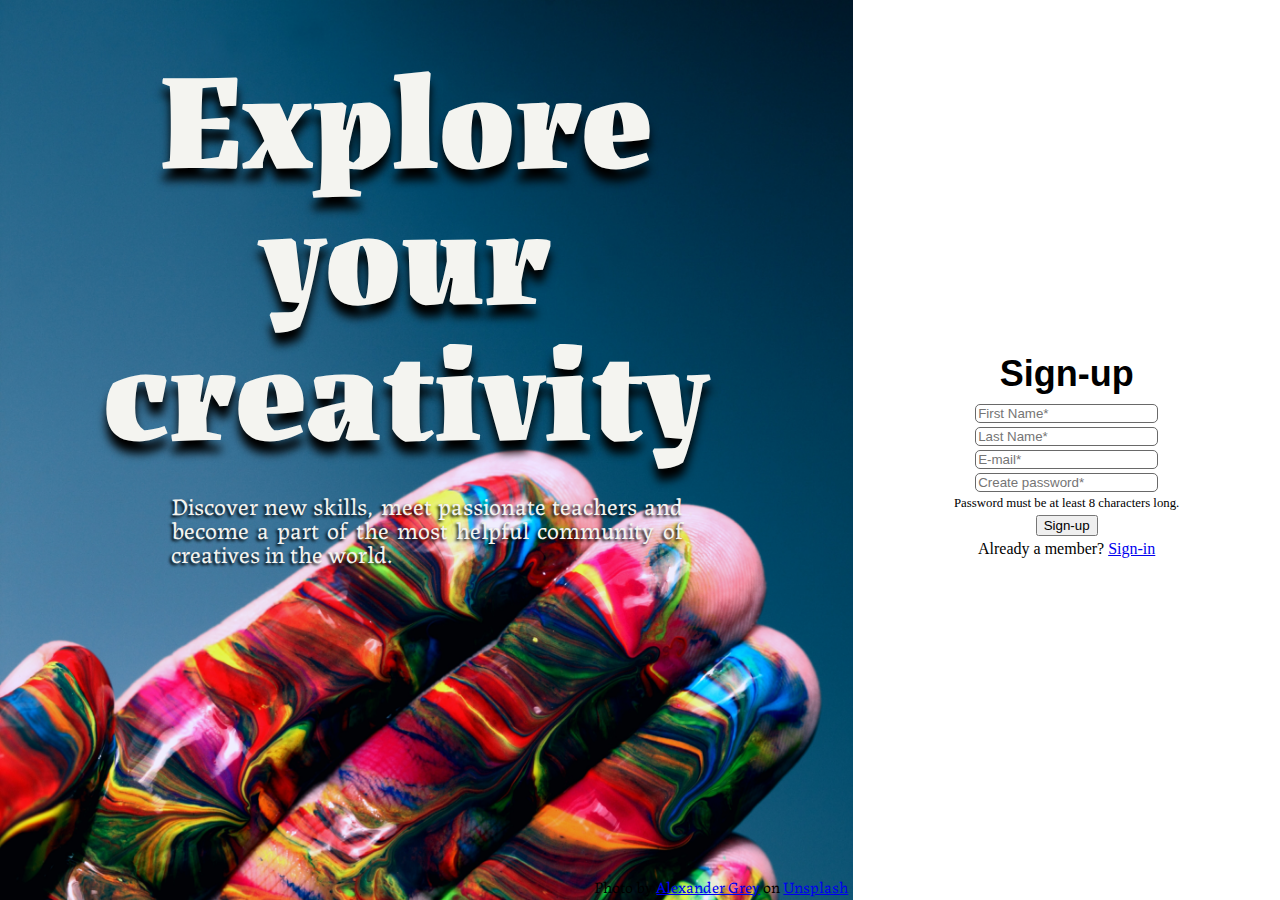
<file: index.html>
<!DOCTYPE html>
<html lang="en">
  <head>
    <meta charset="UTF-8" />
    <meta http-equiv="X-UA-Compatible" content="IE=edge" />
    <meta name="viewport" content="width=device-width, initial-scale=1.0" />

    <link rel="stylesheet" href="./styles.css" />
    <link rel="stylesheet" href="./devices-media.css" />

    <link
      href="https://cdn.jsdelivr.net/npm/bootstrap@5.3.0/dist/css/bootstrap.min.css"
      rel="stylesheet"
      integrity="sha384-9ndCyUaIbzAi2FUVXJi0CjmCapSmO7SnpJef0486qhLnuZ2cdeRhO02iuK6FUUVM"
      crossorigin="anonymous"
    />

    <link
      href="https://fonts.googleapis.com/css2?family=Labrada:ital,wght@0,200;0,400;1,900&family=Oswald:wght@700&family=Roboto+Slab:wght@600&display=swap"
      rel="stylesheet"
    />
    <title>Sign-Up</title>
  </head>
  <body>
    <div class="main-container">
      <div class="left-side">
        <p class="p1">Explore your creativity</p>
        <p class="p2">
          Discover new skills, meet passionate teachers and become a part of the
          most helpful community of creatives in the world.
        </p>
        <!-- <img src="images\alexander-grey-TZZwC_xsClY-unsplash.jpg"> -->
        <div class="photo-credit">
          <div>
            Photo by
            <a
              href="https://unsplash.com/@sharonmccutcheon?utm_source=unsplash&utm_medium=referral&utm_content=creditCopyText"
              >Alexander Grey</a
            >
            on
            <a
              href="https://unsplash.com/photos/eMP4sYPJ9x0?utm_source=unsplash&utm_medium=referral&utm_content=creditCopyText"
              >Unsplash</a
            >
          </div>
        </div>
      </div>
      <div class="right-side">
        <div class="sign-up">Sign-up</div>
        <div class="names">
          <input type="text" id="first_name" placeholder="First Name*" />
          <input type="text" id="last_name" placeholder="Last Name*" />
        </div>
        <input type="email" id="user_email" placeholder="E-mail*" />
        <input
          type="password"
          id="user_password"
          placeholder="Create password*"
        />
        <div class="password-message">
          Password must be at least 8 characters long.
        </div>
        <button
          class="btn btn-primary"
          type="button"
          style="
            --bs-btn-padding-y: 0.25rem;
            --bs-btn-padding-x: 1.5rem;
            --bs-btn-font-size: 1rem;
          "
        >
          Sign-up
        </button>
        <div class="form-label">
          Already a member? <a href="index.html">Sign-in</a>
        </div>
      </div>
    </div>

    <script src="script.js"></script>
  </body>
</html>
</file>
<file: styles.css>
body {
  /* background-color: bisque; */
  margin: 0;
}

.left-side {
  font-family: "Labrada", serif;
  /* font-family: "Oswald", sans-serif; */
  /* font-family: "Roboto Slab", serif; */

  background-color: rgb(18, 94, 126);
  background-image: url(images/alexander-grey-TZZwC_xsClY-unsplash.jpg);
  background-repeat: no-repeat;
  background-size: cover;
  grid-template-rows: 2fr 1fr 3fr;
  display: grid;
}

.p1 {
  margin: auto;
  color: rgb(244, 244, 240);
  text-shadow: 0px 12px 10px black;
  line-height: 1;
  text-align: center;
  max-width: 900px;
  word-wrap: normal;
}

.p2 {
  margin: auto;
  padding-top: 5%;
  padding-left: 20%;
  padding-right: 20%;
  font-size: 1.5rem;
  color: rgb(244, 244, 240);
  text-shadow: -2px 2px 3px black;
  line-height: 1;
  text-align: justify;
  max-width: 900px;
}

.photo-credit {
  display: flex;
  justify-content: end;
}
.photo-credit > div {
  text-align: right;
  padding-bottom: 2px;
  padding-right: 5px;
  align-self: end;
}

.right-side {
  display: flex;
  flex-direction: column;
  gap: 4px;
  align-items: center;
  justify-content: center;
  font-size: 1rem;
}

.sign-up {
  padding-top: 10px;
  padding-bottom: 5px;
  font-size: 2.25rem;
  font-weight: 800;
  font-family: sans-serif;
}

.names {
  display: grid;
  grid-template-rows: 1fr 1fr;
  row-gap: 4px;
}

.password-message {
  font-size: 0.8rem;
  text-overflow: initial;
}

input {
  border-radius: 5px;
  border: 0.05rem solid rgb(105, 105, 105);
}
</file>
<file: devices-media.css>
/* Devices with less than 420px screen with */
@media (max-width: 800px) {
  .main-container {
    display: flex;
    flex-direction: column;
    width: auto;
    min-width: 250x;
  }

  .left-side {
    height: 75vh;
  }

  .p1 {
    font-weight: 900;
    max-width: 600px;
    font-size: 7rem;
    padding: 10% 4px 0 4px;
  }

  .right-side {
    min-width: 300px;
  }
}

/* ---------------------------------------------------- */
/* Bigger Dipplay */
@media (min-width: 801px) {
  .main-container {
    display: grid;
    grid-template-columns: 2fr 1fr;
  }

  .left-side {
    min-width: 620px;
    height: 100vh;
  }

  .p1 {
    font-weight: 900;
    font-size: 8.5rem;
    padding: 5% 10% 0 5%;
   
  }

  .right-side {
    min-width: 400px;
  }
}
</file>
